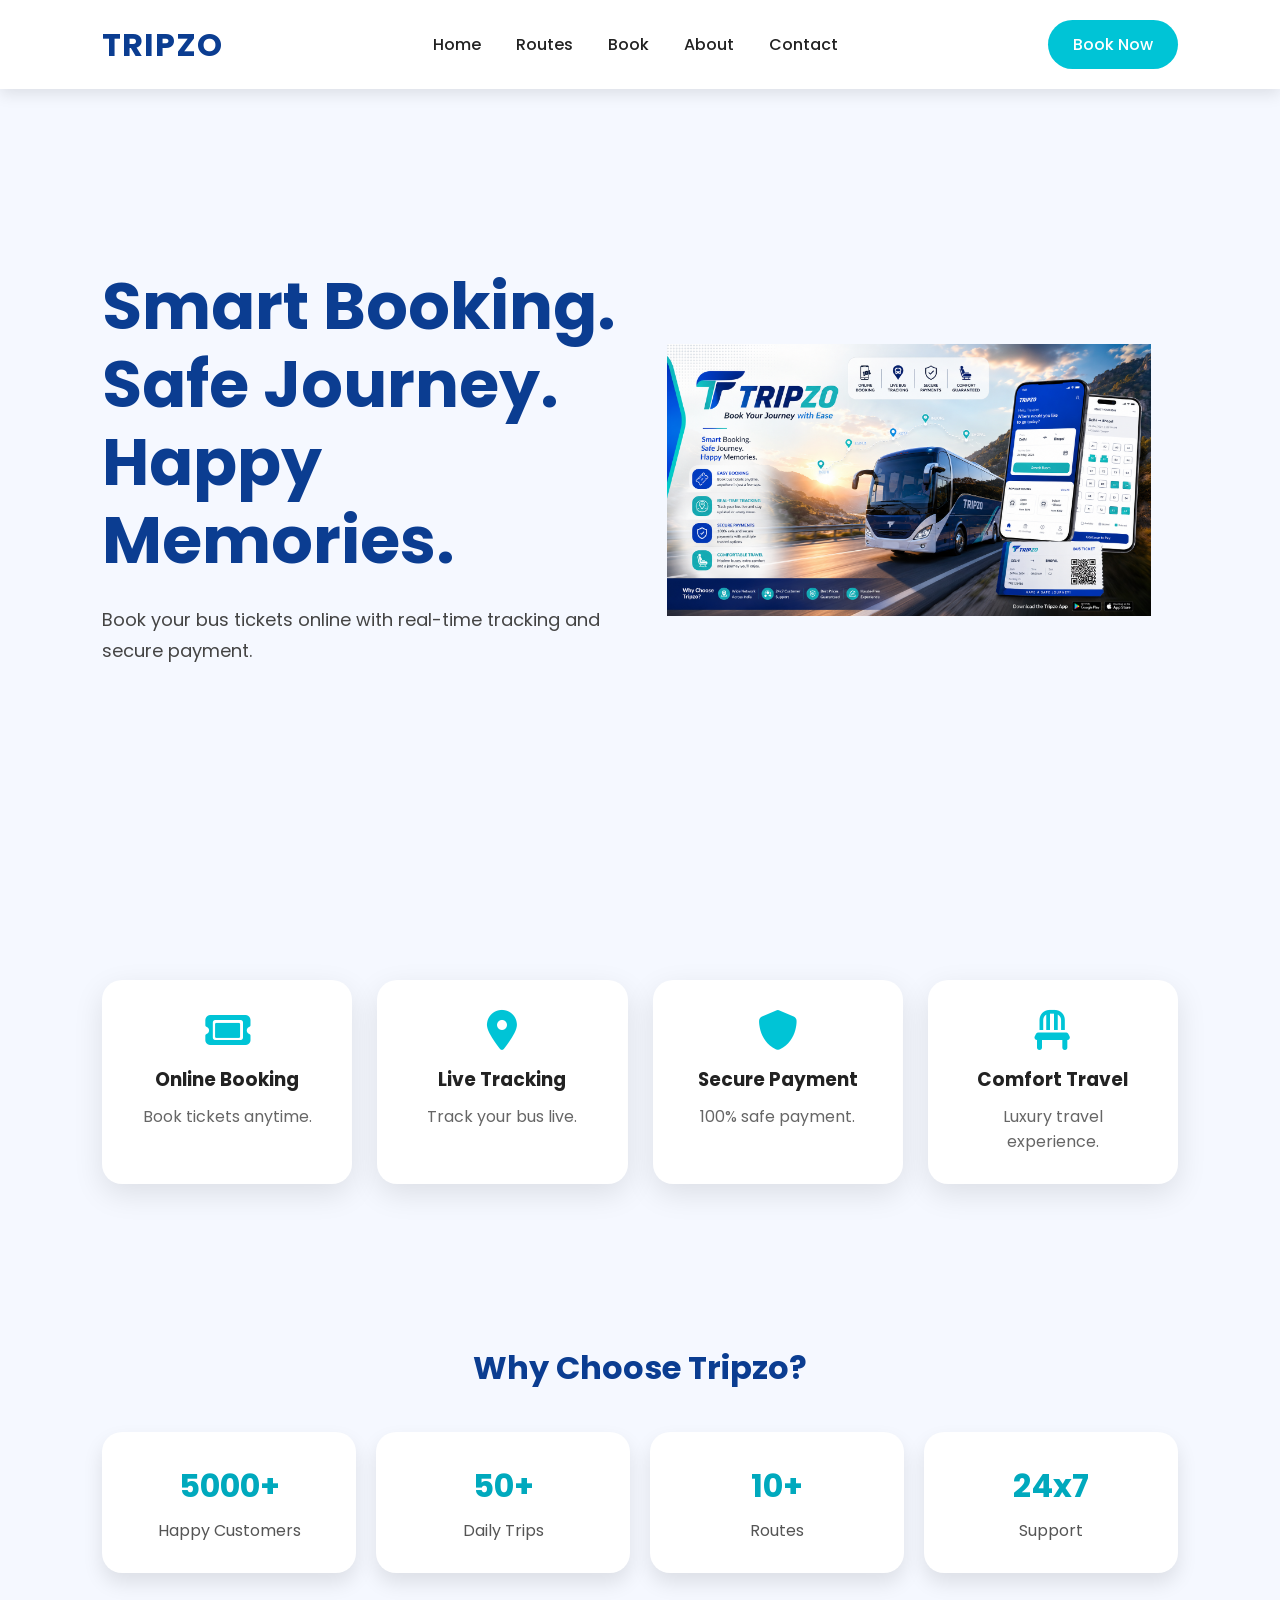
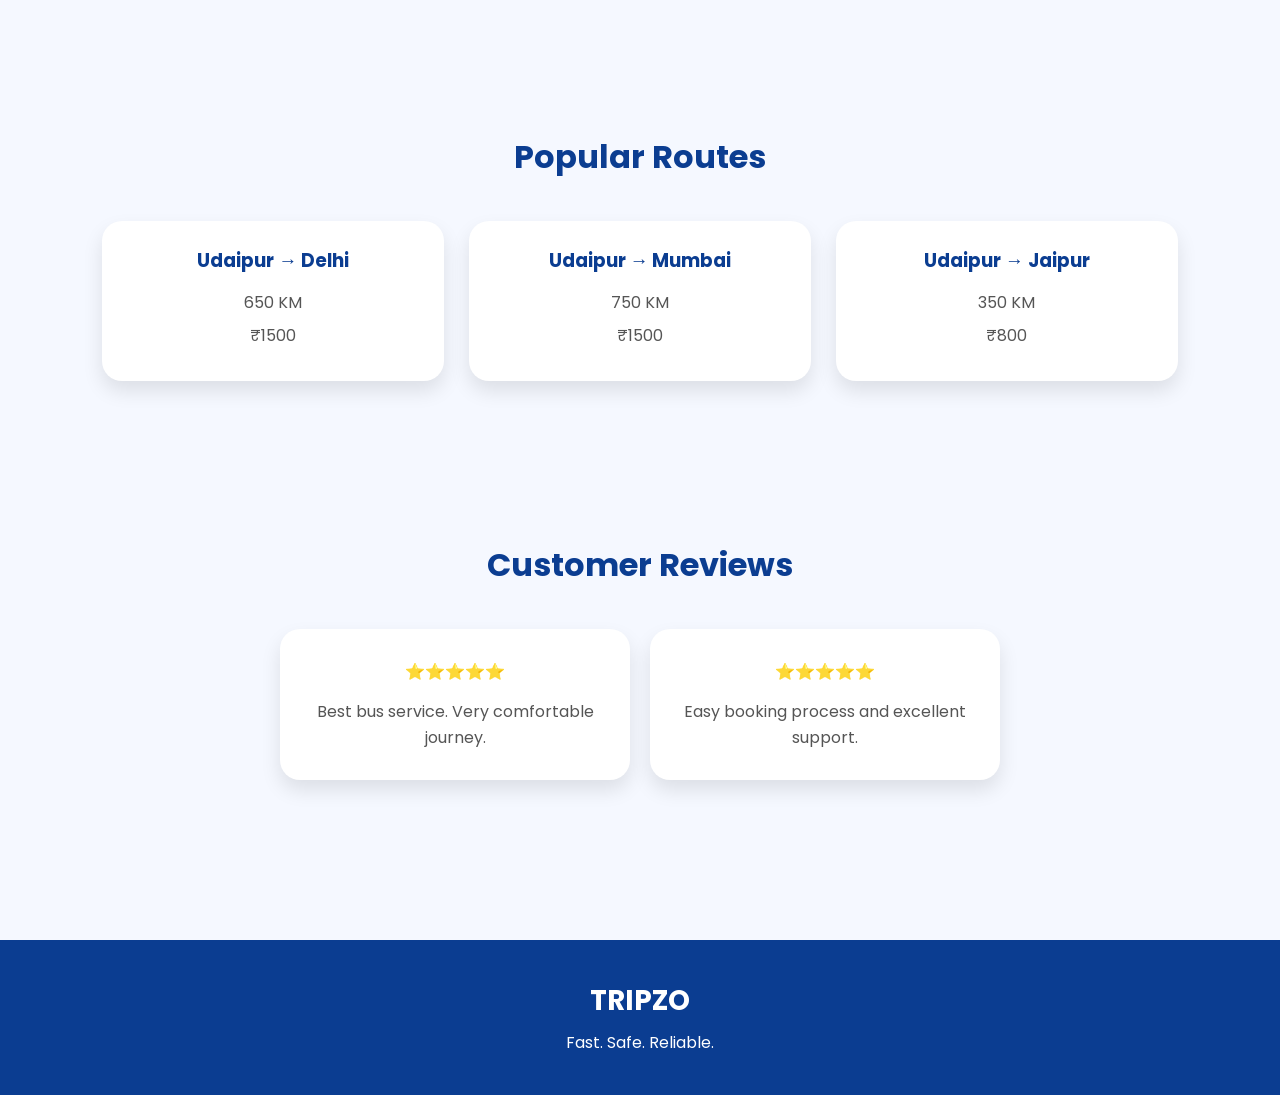
<file: index.html>
<!doctype html>
<html lang="en">
  <head>
    <meta charset="UTF-8" />
    <meta name="viewport" content="width=device-width, initial-scale=1.0" />

    <title>Tripzo Bus Booking</title>

    <link rel="stylesheet" href="Style.css" />

    <link
      href="https://fonts.googleapis.com/css2?family=Poppins:wght@300;400;500;600;700&display=swap"
      rel="stylesheet"
    />

    <link
      rel="stylesheet"
      href="https://cdnjs.cloudflare.com/ajax/libs/font-awesome/6.5.1/css/all.min.css"
    />
  </head>

  <body>
    <!-- NAVBAR -->
    <nav class="navbar">
      <div class="logo">TRIPZO</div>

      <ul class="nav-links">
        <li><a href="index.html">Home</a></li>
        <li><a href="routes.html">Routes</a></li>
        <li><a href="booking.html">Book</a></li>
        <li><a href="about.html">About</a></li>
        <li><a href="contact.html">Contact</a></li>
      </ul>

      <a href="booking.html" class="book-btn">Book Now</a>

      <div class="menu-btn" id="menuBtn">
        <i class="fa-solid fa-bars"></i>
      </div>
    </nav>

    <!-- HERO -->
    <section class="hero">
      <div class="hero-left">
        <h1>
          Smart Booking.
          <br />
          Safe Journey.
          <br />
          Happy Memories.
        </h1>

        <p>
          Book your bus tickets online with real-time tracking and secure
          payment.
        </p>
      </div>

      <div class="hero-right">
        <img src="bus.png" alt="Bus" />
      </div>
    </section>

    <!-- FEATURES -->
    <section class="features">
      <div class="feature-card">
        <i class="fa-solid fa-ticket"></i>
        <h3>Online Booking</h3>
        <p>Book tickets anytime.</p>
      </div>

      <div class="feature-card">
        <i class="fa-solid fa-location-dot"></i>
        <h3>Live Tracking</h3>
        <p>Track your bus live.</p>
      </div>

      <div class="feature-card">
        <i class="fa-solid fa-shield"></i>
        <h3>Secure Payment</h3>
        <p>100% safe payment.</p>
      </div>

      <div class="feature-card">
        <i class="fa-solid fa-chair"></i>
        <h3>Comfort Travel</h3>
        <p>Luxury travel experience.</p>
      </div>
    </section>

    <!-- WHY CHOOSE US -->
    <section class="why-us">
      <h2>Why Choose Tripzo?</h2>

      <div class="why-container">
        <div class="why-box">
          <h3>5000+</h3>
          <p>Happy Customers</p>
        </div>

        <div class="why-box">
          <h3>50+</h3>
          <p>Daily Trips</p>
        </div>

        <div class="why-box">
          <h3>10+</h3>
          <p>Routes</p>
        </div>

        <div class="why-box">
          <h3>24x7</h3>
          <p>Support</p>
        </div>
      </div>
    </section>

    <!-- ROUTES -->
    <section class="routes">
      <h2>Popular Routes</h2>

      <div class="route-container">
        <div class="route-card">
          <h3>Udaipur → Delhi</h3>
          <p>650 KM</p>
          <p>₹1500</p>
        </div>

        <div class="route-card">
          <h3>Udaipur → Mumbai</h3>
          <p>750 KM</p>
          <p>₹1500</p>
        </div>

        <div class="route-card">
          <h3>Udaipur → Jaipur</h3>
          <p>350 KM</p>
          <p>₹800</p>
        </div>
      </div>
    </section>

    <!-- TESTIMONIALS -->
    <section class="testimonials">
      <h2>Customer Reviews</h2>

      <div class="review-container">
        <div class="review">
          ⭐⭐⭐⭐⭐
          <p>Best bus service. Very comfortable journey.</p>
        </div>

        <div class="review">
          ⭐⭐⭐⭐⭐
          <p>Easy booking process and excellent support.</p>
        </div>
      </div>
    </section>

    <!-- FOOTER -->
    <footer>
      <h3>TRIPZO</h3>
      <p>Fast. Safe. Reliable.</p>
    </footer>

    <script src="script.js"></script>
  </body>
</html>
</file>
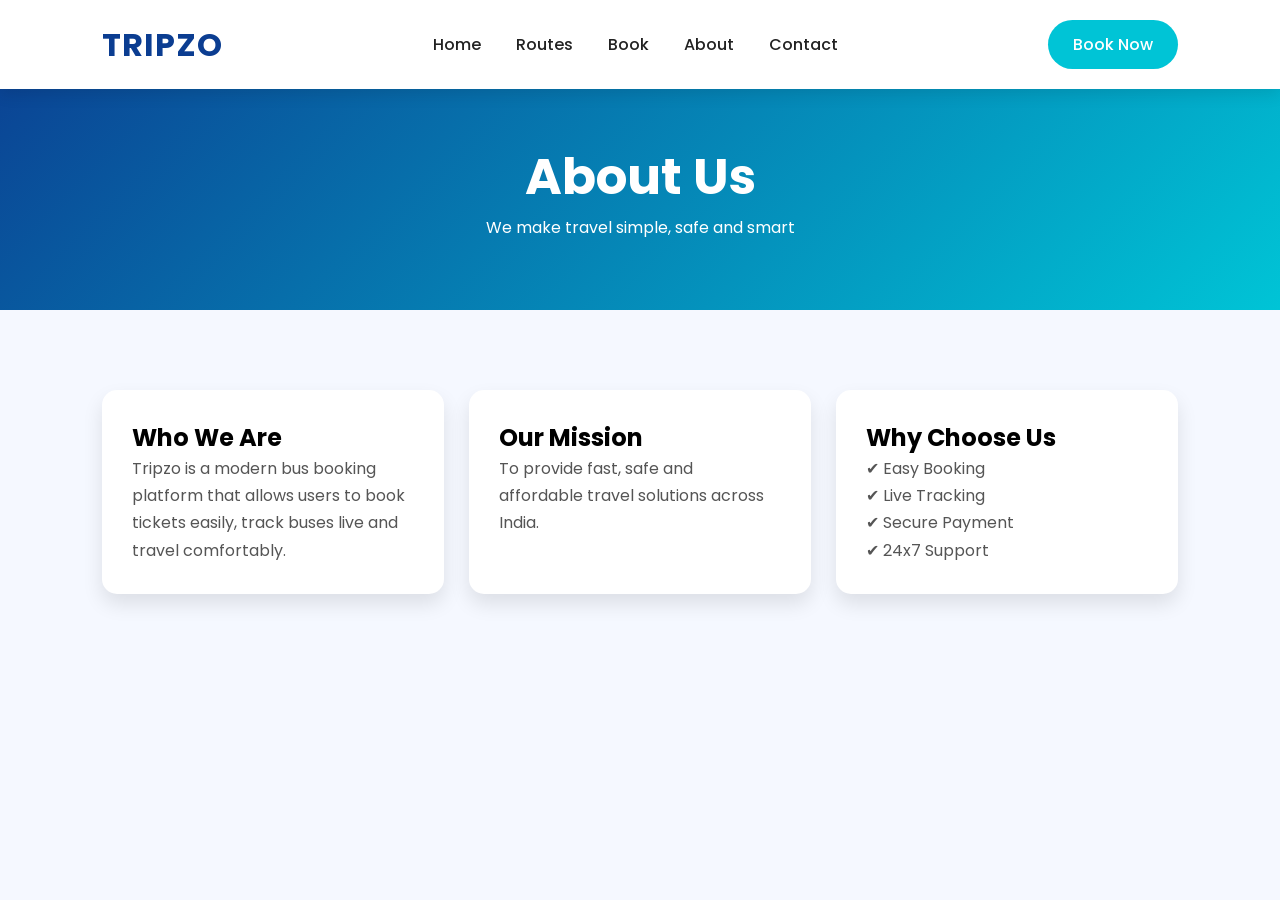
<file: about.html>
<!doctype html>
<html lang="en">
  <head>
    <meta charset="UTF-8" />
    <meta name="viewport" content="width=device-width, initial-scale=1.0" />

    <title>About - Tripzo</title>

    <link rel="stylesheet" href="Style.css" />

    <link
      href="https://fonts.googleapis.com/css2?family=Poppins:wght@300;400;500;600;700&display=swap"
      rel="stylesheet"
    />

    <link
      rel="stylesheet"
      href="https://cdnjs.cloudflare.com/ajax/libs/font-awesome/6.5.1/css/all.min.css"
    />
  </head>

  <body>
    <!-- NAVBAR -->
    <nav class="navbar">
      <div class="logo">TRIPZO</div>

      <ul class="nav-links">
        <li><a href="index.html">Home</a></li>
        <li><a href="routes.html">Routes</a></li>
        <li><a href="booking.html">Book</a></li>
        <li><a href="about.html">About</a></li>
        <li><a href="contact.html">Contact</a></li>
      </ul>

      <a href="booking.html" class="book-btn">Book Now</a>

      <div class="menu-btn" id="menuBtn">
        <i class="fa-solid fa-bars"></i>
      </div>
    </nav>

    <!-- HERO -->
    <section class="page-hero">
      <h1>About Us</h1>
      <p>We make travel simple, safe and smart</p>
    </section>

    <!-- CONTENT -->
    <section class="about-section">
      <div class="about-box">
        <h2>Who We Are</h2>
        <p>
          Tripzo is a modern bus booking platform that allows users to book
          tickets easily, track buses live and travel comfortably.
        </p>
      </div>

      <div class="about-box">
        <h2>Our Mission</h2>
        <p>
          To provide fast, safe and affordable travel solutions across India.
        </p>
      </div>

      <div class="about-box">
        <h2>Why Choose Us</h2>
        <p>
          ✔ Easy Booking <br />
          ✔ Live Tracking <br />
          ✔ Secure Payment <br />
          ✔ 24x7 Support
        </p>
      </div>
    </section>
    <script src="script.js"></script>
  </body>
</html>
</file>
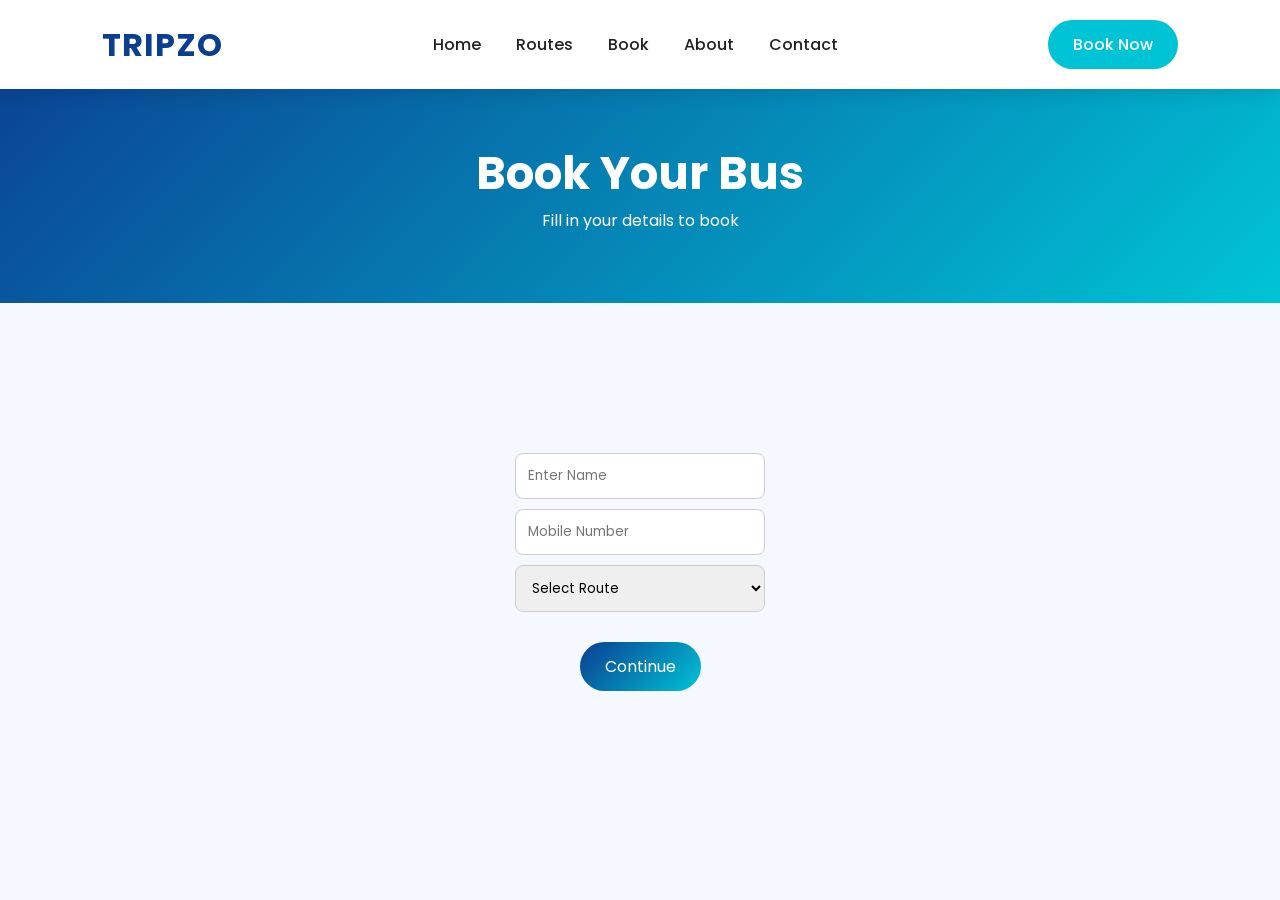
<file: booking.html>
<!doctype html>
<html lang="en">
  <head>
    <meta charset="UTF-8" />
    <meta name="viewport" content="width=device-width, initial-scale=1.0" />

    <title>Booking - Tripzo</title>

    <link rel="stylesheet" href="Style.css" />

    <link
      href="https://fonts.googleapis.com/css2?family=Poppins:wght@300;400;500;600;700&display=swap"
      rel="stylesheet"
    />

    <link
      rel="stylesheet"
      href="https://cdnjs.cloudflare.com/ajax/libs/font-awesome/6.5.1/css/all.min.css"
    />
  </head>

  <body>
    <!-- NAVBAR -->
    <nav class="navbar">
      <div class="logo">TRIPZO</div>

      <ul class="nav-links">
        <li><a href="index.html">Home</a></li>
        <li><a href="routes.html">Routes</a></li>
        <li><a href="booking.html">Book</a></li>
        <li><a href="about.html">About</a></li>
        <li><a href="contact.html">Contact</a></li>
      </ul>

      <a href="booking.html" class="book-btn">Book Now</a>

      <div class="menu-btn" id="menuBtn">
        <i class="fa-solid fa-bars"></i>
      </div>
    </nav>
    <!-- HERO -->
    <section class="booking-hero">
      <h1>Book Your Bus</h1>
      <p>Fill in your details to book</p>
    </section>
    <section class="booking">
      <input type="text" id="name" placeholder="Enter Name" />
      <input type="number" id="mobile" placeholder="Mobile Number" />

      <select id="route">
        <option value="">Select Route</option>
        <option value="Delhi → Jaipur" data-fare="499">Delhi → Jaipur</option>
        <option value="Delhi → Agra" data-fare="399">Delhi → Agra</option>
        <option value="Udaipur → Delhi" data-fare="1500">
          Udaipur → Delhi
        </option>
        <option value="Udaipur → Mumbai" data-fare="999">
          Udaipur → Mumbai
        </option>
        <option value="Udaipur → Indore" data-fare="1000">
          Udaipur → Indore
        </option>
        <option value="Udaipur → Agra" data-fare="399">Udaipur → Agra</option>
        <option value="Udaipur → Jaipur" data-fare="800">
          Udaipur → Jaipur
        </option>
        <option value="Jaipur → Indore" data-fare="1100">
          Jaipur → Indore
        </option>
        <option value="Mumbai → Udaipur" data-fare="999">
          Mumbai → Udaipur
        </option>
        <option value="Agra → Jaipur" data-fare="900">Agra → Jaipur</option>
        <option value="Jaipur → Agra" data-fare="900">Jaipur → Agra</option>
        <option value="Indore → Jaipur" data-fare="1100">
          Indore → Jaipur
        </option>
        <option value="Indore → Udaipur" data-fare="1000">
          Indore → Udaipur
        </option>
        <option value="Indore → Agra" data-fare="700">Indore → Agra</option>
        <option value="Indore → Delhi" data-fare="1200">Indore → Delhi</option>
        <option value="Agra → Indore" data-fare="700">Agra → Indore</option>
        <option value="Delhi → Indore" data-fare="1200">Delhi → Indore</option>
        <option value="Agra → Delhi" data-fare="399">Agra → Delhi</option>
        <option value="Jaipur → Delhi" data-fare="499">Jaipur → Delhi</option>
        <option value="Mumbai → Jaipur" data-fare="800">Mumbai → Jaipur</option>
        <option value="Mumbai → Indore" data-fare="1100">
          Mumbai → Indore
        </option>
        <option value="Delhi → Mumbai" data-fare="999">Delhi → Mumbai</option>
        <option value="Agra → Mumbai" data-fare="999">Agra → Mumbai</option>
        <option value="Jaipur → Mumbai" data-fare="800">Jaipur → Mumbai</option>
        <option value="Indore → Mumbai" data-fare="1100">
          Indore → Mumbai
        </option>
        <option value="Delhi → Udaipur" data-fare="1500">
          Delhi → Udaipur
        </option>
        <option value="Agra → Udaipur" data-fare="399">Agra → Udaipur</option>
        <option value="Jaipur → Udaipur" data-fare="800">
          Jaipur → Udaipur
        </option>
        <option value="Mumbai → Delhi" data-fare="999">Mumbai → Delhi</option>
        <option value="Mumbai → Agra" data-fare="999">Mumbai → Agra</option>
      </select>

      <button onclick="goToSeats()">Continue</button>
    </section>

    <script src="script.js"></script>
  </body>
</html>
</file>
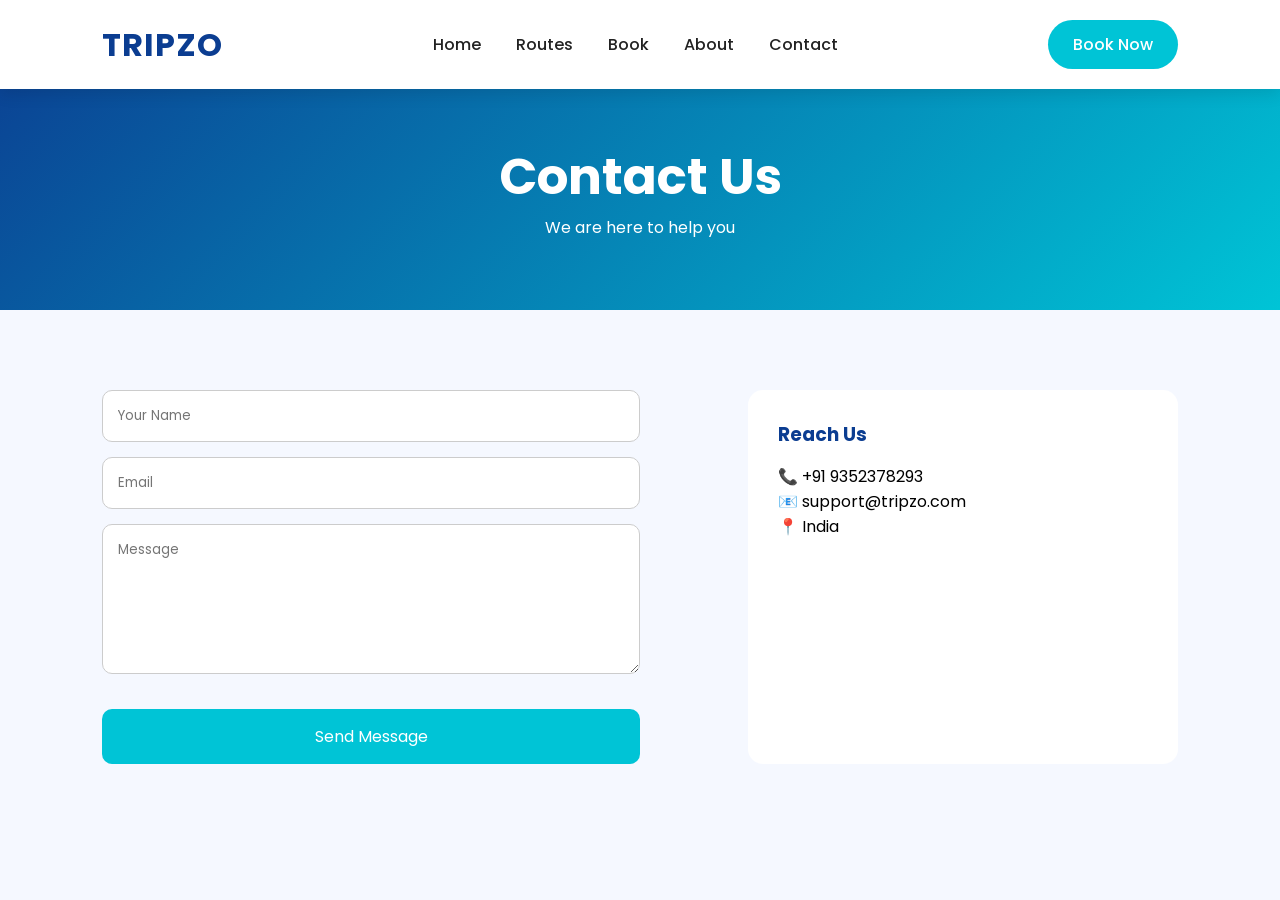
<file: contact.html>
<!doctype html>
<html lang="en">
  <head>
    <meta charset="UTF-8" />
    <meta name="viewport" content="width=device-width, initial-scale=1.0" />

    <title>Contact - Tripzo</title>

    <link rel="stylesheet" href="Style.css" />

    <link
      href="https://fonts.googleapis.com/css2?family=Poppins:wght@300;400;500;600;700&display=swap"
      rel="stylesheet"
    />

    <link
      rel="stylesheet"
      href="https://cdnjs.cloudflare.com/ajax/libs/font-awesome/6.5.1/css/all.min.css"
    />
  </head>

  <body>
    <!-- NAVBAR -->
    <nav class="navbar">
      <div class="logo">TRIPZO</div>

      <ul class="nav-links">
        <li><a href="index.html">Home</a></li>
        <li><a href="routes.html">Routes</a></li>
        <li><a href="booking.html">Book</a></li>
        <li><a href="about.html">About</a></li>
        <li><a href="contact.html">Contact</a></li>
      </ul>

      <a href="booking.html" class="book-btn">Book Now</a>

      <div class="menu-btn" id="menuBtn">
        <i class="fa-solid fa-bars"></i>
      </div>
    </nav>

    <!-- HERO -->
    <section class="page-hero">
      <h1>Contact Us</h1>
      <p>We are here to help you</p>
    </section>

    <!-- FORM -->
    <section class="contact-section">
      <div class="contact-form">
        <input type="text" placeholder="Your Name" />
        <input type="email" placeholder="Email" />
        <textarea placeholder="Message"></textarea>

        <button>Send Message</button>
      </div>

      <div class="contact-info">
        <h3>Reach Us</h3>
        <p>📞 +91 9352378293</p>
        <p>📧 support@tripzo.com</p>
        <p>📍 India</p>
      </div>
    </section>
    <script src="script.js"></script>
  </body>
</html>
</file>
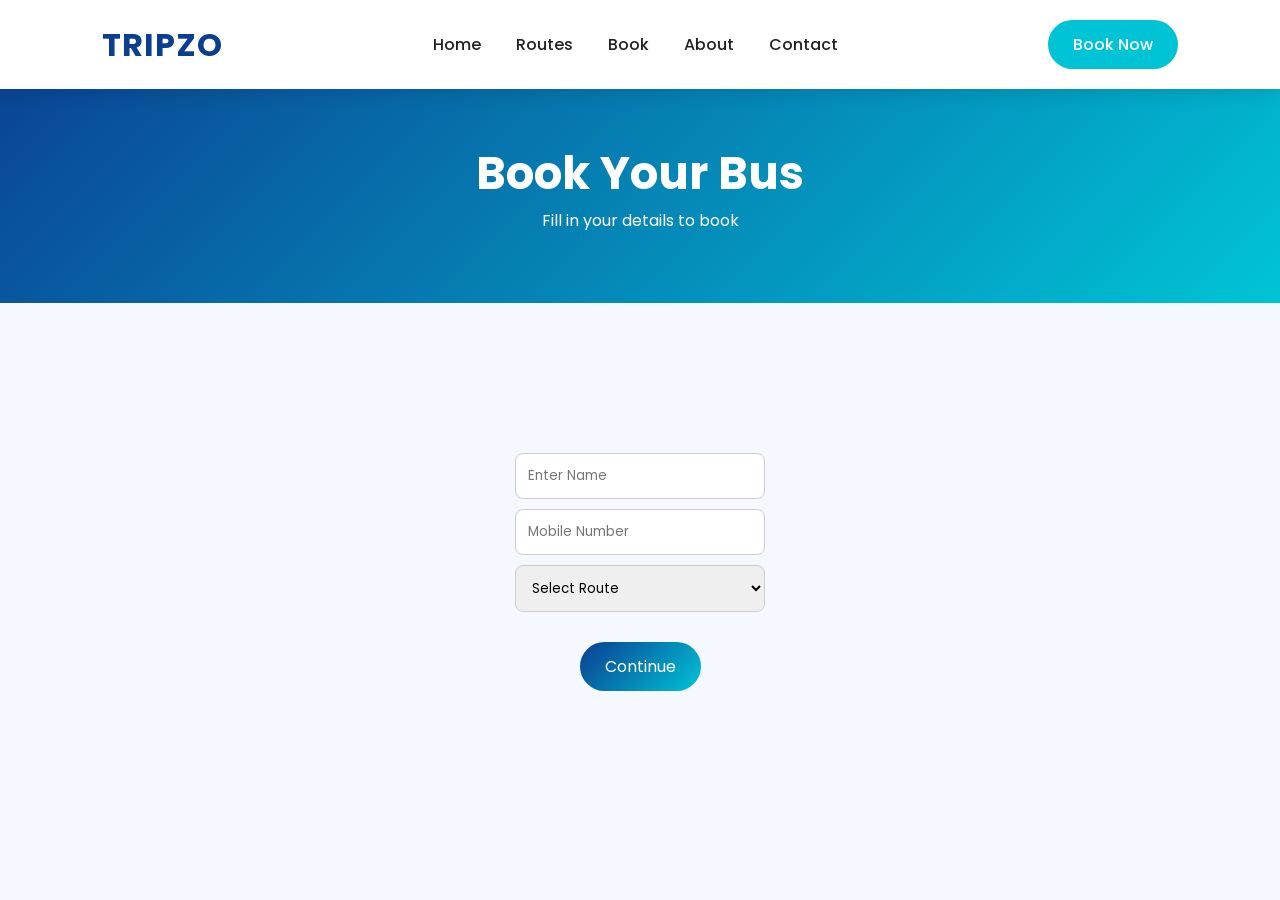
<file: payment.html>
<!doctype html>
<html lang="en">
  <head>
    <meta charset="UTF-8" />
    <meta name="viewport" content="width=device-width, initial-scale=1.0" />

    <title>Payment - Tripzo</title>

    <link rel="stylesheet" href="Style.css" />

    <link
      href="https://fonts.googleapis.com/css2?family=Poppins:wght@300;400;500;600;700&display=swap"
      rel="stylesheet"
    />

    <link
      rel="stylesheet"
      href="https://cdnjs.cloudflare.com/ajax/libs/font-awesome/6.5.1/css/all.min.css"
    />
  </head>
  <body>
    <div class="payment">
      <h1>TRIPZO Payment</h1>
      <h2>Scan QR to Pay</h2>

      <p id="details"></p>

      <img id="qr" width="250" height="250" alt="UPI QR" />

      <div id="success" style="display: none; color: green; font-weight: bold">
        Payment Successful 🎉
      </div>

      <button onclick="paid()">I Have Paid</button>
    </div>

    <script>
      let fare = localStorage.getItem("totalFare");
      let route = localStorage.getItem("route");
      let seat = localStorage.getItem("finalSeat");

      // safety check
      if (!fare || !route || !seat) {
        alert("Booking data missing!");
        window.location.href = "booking.html";
      }

      document.getElementById("details").innerText =
        route + " | Seat " + seat + " | ₹" + fare;

      const upiId = "9352378293@hdfc";

      const upiUrl = `upi://pay?pa=${upiId}&pn=TRIPZO&am=${fare}&cu=INR`;

      // DEBUG (important)
      console.log("UPI URL:", upiUrl);

      const qrImg = document.getElementById("qr");

      qrImg.src =
        "https://api.qrserver.com/v1/create-qr-code/?size=250x250&data=" +
        encodeURIComponent(upiUrl);

      qrImg.onerror = function () {
        alert("QR load failed. Check internet or API.");
      };

      function paid() {
        localStorage.setItem("paymentStatus", "done");

        document.getElementById("success").style.display = "block";

        setTimeout(() => {
          window.location.href = "ticket.html";
        }, 1500);
      }
    </script>
  </body>
</html>
</file>
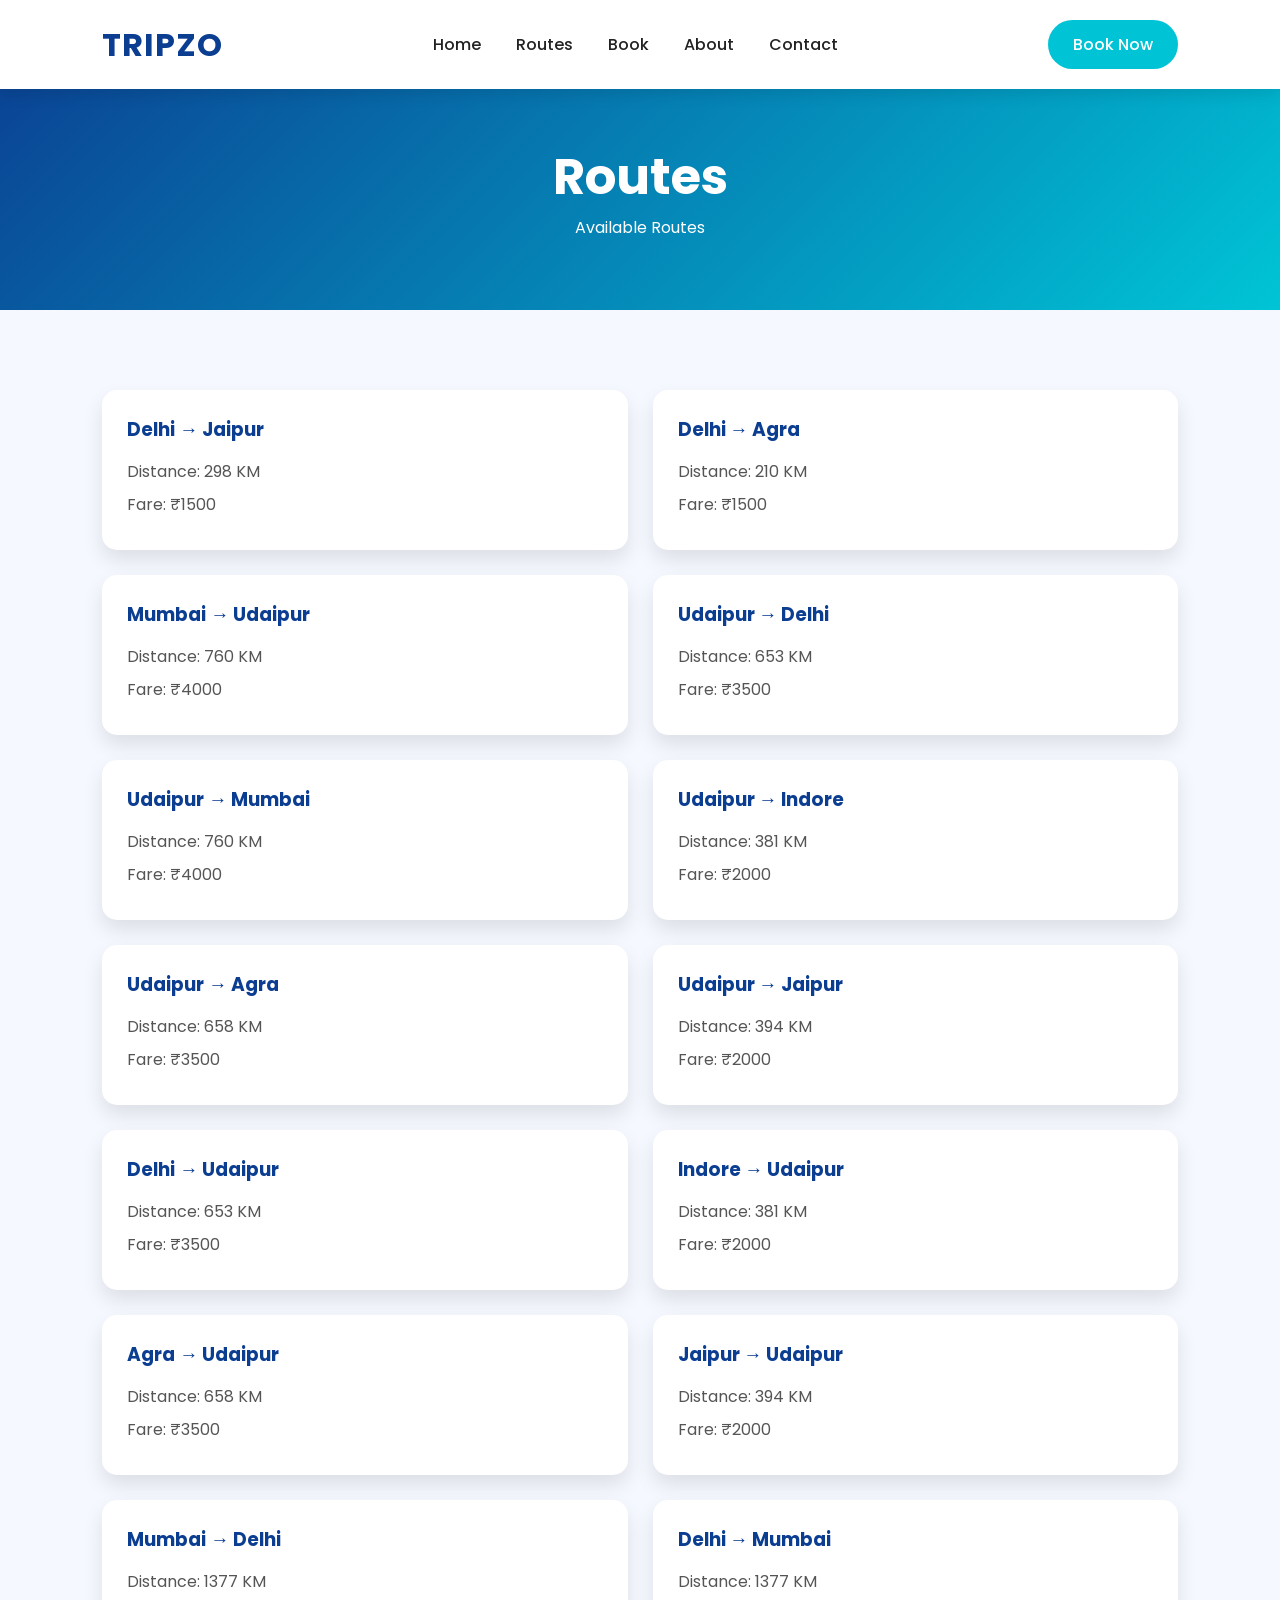
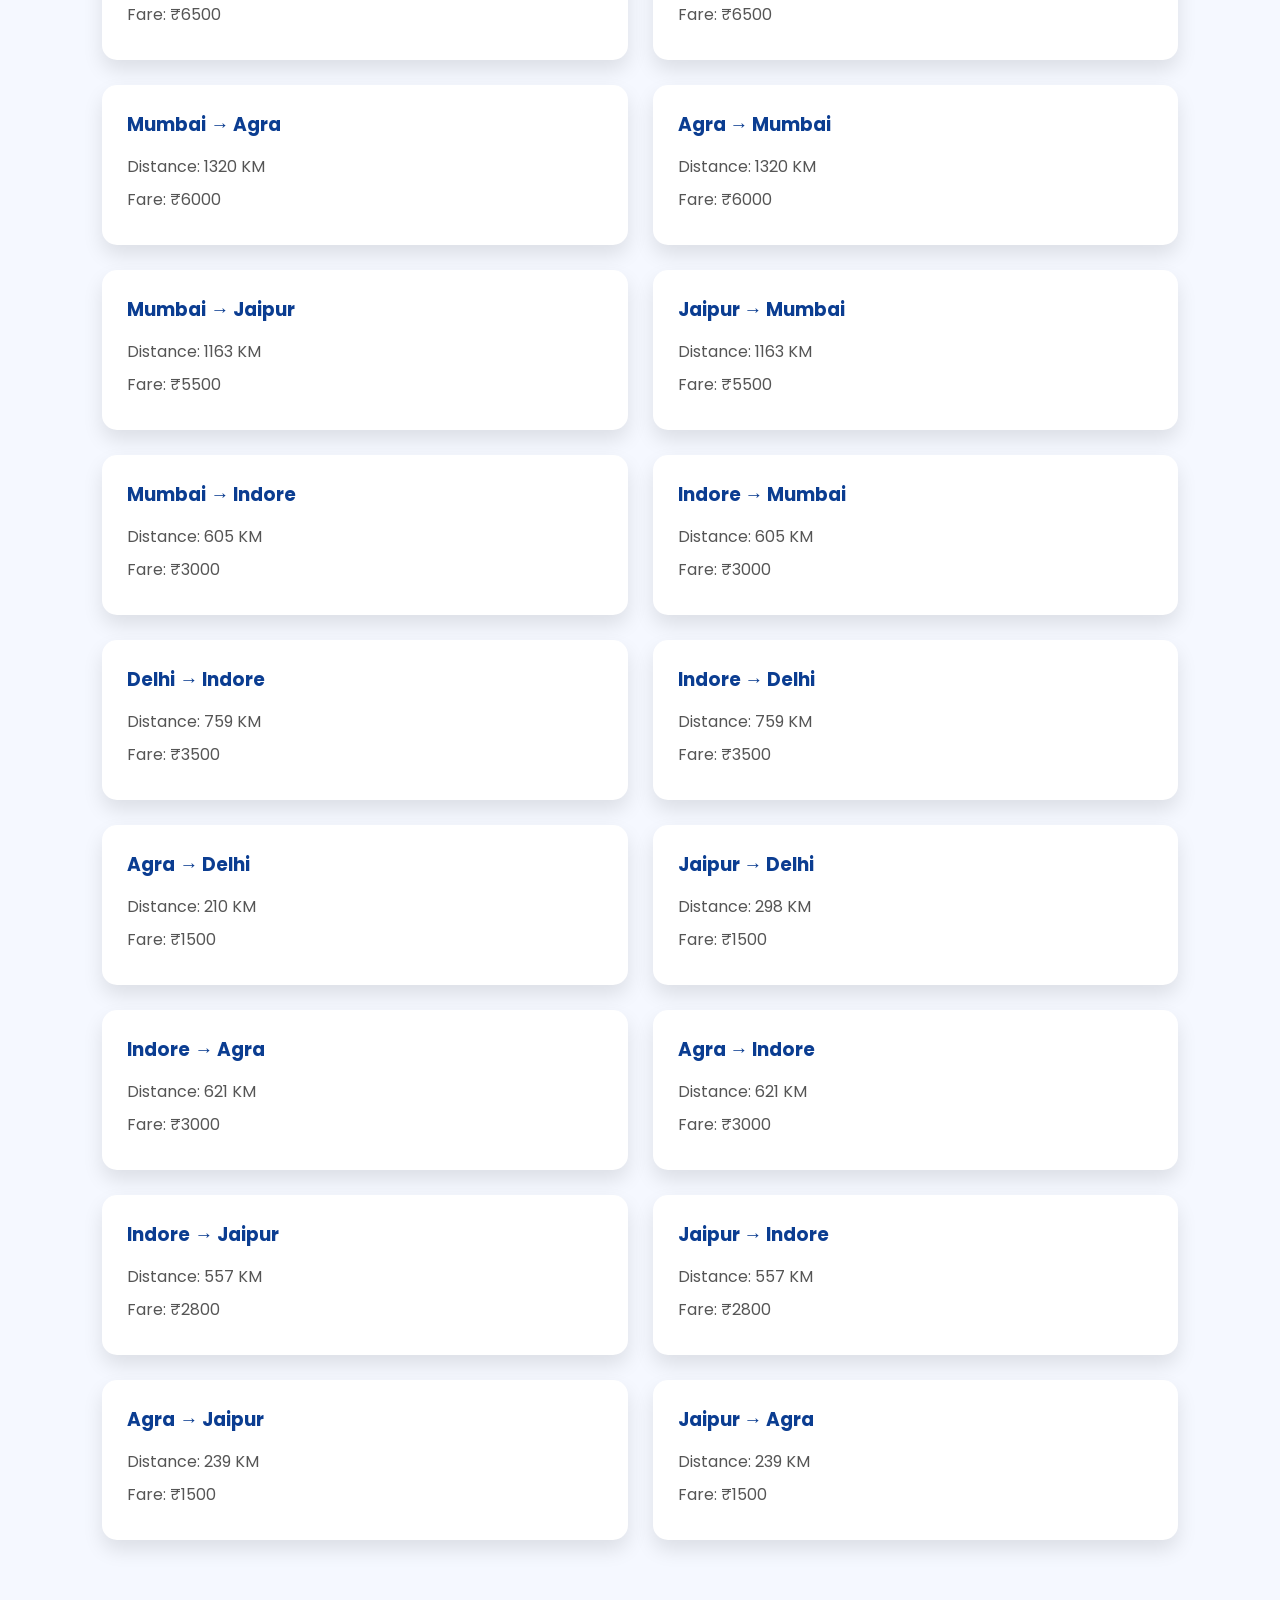
<file: routes.html>
<!doctype html>
<html lang="en">
  <head>
    <meta charset="UTF-8" />
    <meta name="viewport" content="width=device-width, initial-scale=1.0" />

    <title>Routes - Tripzo</title>

    <link rel="stylesheet" href="Style.css" />

    <link
      href="https://fonts.googleapis.com/css2?family=Poppins:wght@300;400;500;600;700&display=swap"
      rel="stylesheet"
    />

    <link
      rel="stylesheet"
      href="https://cdnjs.cloudflare.com/ajax/libs/font-awesome/6.5.1/css/all.min.css"
    />
  </head>

  <body>
    <!-- NAVBAR -->
    <nav class="navbar">
      <div class="logo">TRIPZO</div>

      <ul class="nav-links">
        <li><a href="index.html">Home</a></li>
        <li><a href="routes.html">Routes</a></li>
        <li><a href="booking.html">Book</a></li>
        <li><a href="about.html">About</a></li>
        <li><a href="contact.html">Contact</a></li>
      </ul>

      <a href="booking.html" class="book-btn">Book Now</a>

      <div class="menu-btn" id="menuBtn">
        <i class="fa-solid fa-bars"></i>
      </div>
    </nav>

    <!-- HERO -->
    <section class="page-hero">
      <h1>Routes</h1>
      <p>Available Routes</p>
    </section>

    <!-- ROUTES -->
    <section class="route-page">
      <div class="route-card">
        <h3>Delhi → Jaipur</h3>
        <p>Distance: 298 KM</p>
        <p>Fare: ₹1500</p>
      </div>

      <div class="route-card">
        <h3>Delhi → Agra</h3>
        <p>Distance: 210 KM</p>
        <p>Fare: ₹1500</p>
      </div>

      <div class="route-card">
        <h3>Mumbai → Udaipur</h3>
        <p>Distance: 760 KM</p>
        <p>Fare: ₹4000</p>
      </div>

      <div class="route-card">
        <h3>Udaipur → Delhi</h3>
        <p>Distance: 653 KM</p>
        <p>Fare: ₹3500</p>
      </div>

      <div class="route-card">
        <h3>Udaipur → Mumbai</h3>
        <p>Distance: 760 KM</p>
        <p>Fare: ₹4000</p>
      </div>

      <div class="route-card">
        <h3>Udaipur → Indore</h3>
        <p>Distance: 381 KM</p>
        <p>Fare: ₹2000</p>
      </div>

      <div class="route-card">
        <h3>Udaipur → Agra</h3>
        <p>Distance: 658 KM</p>
        <p>Fare: ₹3500</p>
      </div>

      <div class="route-card">
        <h3>Udaipur → Jaipur</h3>
        <p>Distance: 394 KM</p>
        <p>Fare: ₹2000</p>
      </div>

      <div class="route-card">
        <h3>Delhi → Udaipur</h3>
        <p>Distance: 653 KM</p>
        <p>Fare: ₹3500</p>
      </div>

      <div class="route-card">
        <h3>Indore → Udaipur</h3>
        <p>Distance: 381 KM</p>
        <p>Fare: ₹2000</p>
      </div>

      <div class="route-card">
        <h3>Agra → Udaipur</h3>
        <p>Distance: 658 KM</p>
        <p>Fare: ₹3500</p>
      </div>

      <div class="route-card">
        <h3>Jaipur → Udaipur</h3>
        <p>Distance: 394 KM</p>
        <p>Fare: ₹2000</p>
      </div>

      <div class="route-card">
        <h3>Mumbai → Delhi</h3>
        <p>Distance: 1377 KM</p>
        <p>Fare: ₹6500</p>
      </div>

      <div class="route-card">
        <h3>Delhi → Mumbai</h3>
        <p>Distance: 1377 KM</p>
        <p>Fare: ₹6500</p>
      </div>

      <div class="route-card">
        <h3>Mumbai → Agra</h3>
        <p>Distance: 1320 KM</p>
        <p>Fare: ₹6000</p>
      </div>

      <div class="route-card">
        <h3>Agra → Mumbai</h3>
        <p>Distance: 1320 KM</p>
        <p>Fare: ₹6000</p>
      </div>

      <div class="route-card">
        <h3>Mumbai → Jaipur</h3>
        <p>Distance: 1163 KM</p>
        <p>Fare: ₹5500</p>
      </div>

      <div class="route-card">
        <h3>Jaipur → Mumbai</h3>
        <p>Distance: 1163 KM</p>
        <p>Fare: ₹5500</p>
      </div>

      <div class="route-card">
        <h3>Mumbai → Indore</h3>
        <p>Distance: 605 KM</p>
        <p>Fare: ₹3000</p>
      </div>

      <div class="route-card">
        <h3>Indore → Mumbai</h3>
        <p>Distance: 605 KM</p>
        <p>Fare: ₹3000</p>
      </div>

      <div class="route-card">
        <h3>Delhi → Indore</h3>
        <p>Distance: 759 KM</p>
        <p>Fare: ₹3500</p>
      </div>

      <div class="route-card">
        <h3>Indore → Delhi</h3>
        <p>Distance: 759 KM</p>
        <p>Fare: ₹3500</p>
      </div>

      <div class="route-card">
        <h3>Agra → Delhi</h3>
        <p>Distance: 210 KM</p>
        <p>Fare: ₹1500</p>
      </div>

      <div class="route-card">
        <h3>Jaipur → Delhi</h3>
        <p>Distance: 298 KM</p>
        <p>Fare: ₹1500</p>
      </div>

      <div class="route-card">
        <h3>Indore → Agra</h3>
        <p>Distance: 621 KM</p>
        <p>Fare: ₹3000</p>
      </div>

      <div class="route-card">
        <h3>Agra → Indore</h3>
        <p>Distance: 621 KM</p>
        <p>Fare: ₹3000</p>
      </div>

      <div class="route-card">
        <h3>Indore → Jaipur</h3>
        <p>Distance: 557 KM</p>
        <p>Fare: ₹2800</p>
      </div>

      <div class="route-card">
        <h3>Jaipur → Indore</h3>
        <p>Distance: 557 KM</p>
        <p>Fare: ₹2800</p>
      </div>

      <div class="route-card">
        <h3>Agra → Jaipur</h3>
        <p>Distance: 239 KM</p>
        <p>Fare: ₹1500</p>
      </div>

      <div class="route-card">
        <h3>Jaipur → Agra</h3>
        <p>Distance: 239 KM</p>
        <p>Fare: ₹1500</p>
      </div>
    </section>
    <script src="script.js"></script>
  </body>
</html>
</file>
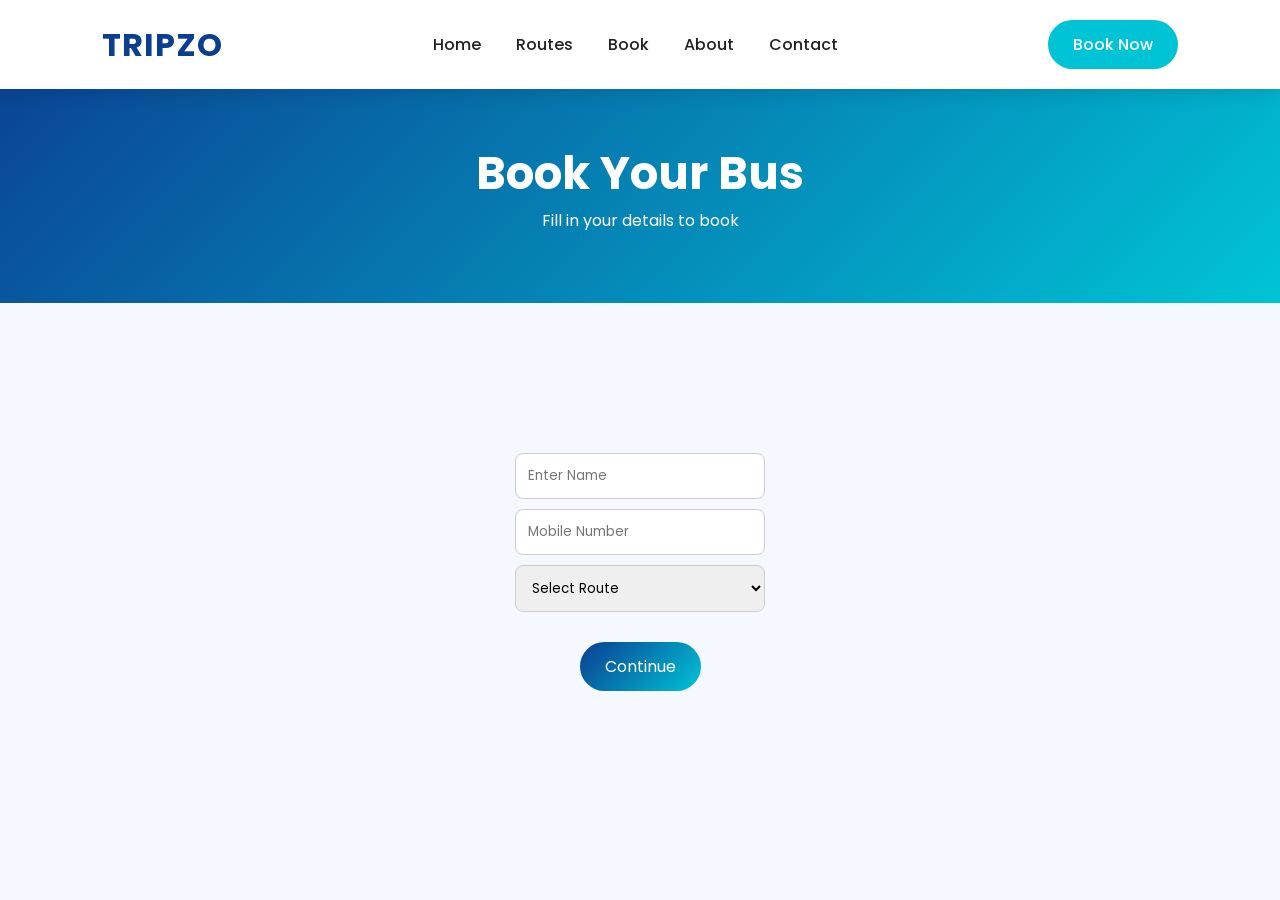
<file: seats.html>
<!doctype html>
<html lang="en">
  <head>
    <meta charset="UTF-8" />
    <meta name="viewport" content="width=device-width, initial-scale=1.0" />

    <title>Seats - Tripzo</title>

    <link rel="stylesheet" href="Style.css" />

    <link
      href="https://fonts.googleapis.com/css2?family=Poppins:wght@300;400;500;600;700&display=swap"
      rel="stylesheet"
    />

    <link
      rel="stylesheet"
      href="https://cdnjs.cloudflare.com/ajax/libs/font-awesome/6.5.1/css/all.min.css"
    />
  </head>
  <body>
    <nav class="navbar">
      <div class="logo">TRIPZO</div>
    </nav>

    <section class="seat-section">
      <h1>Select Your Seat</h1>

      <div class="bus-layout" id="busLayout"></div>

      <button onclick="confirmBooking()">Confirm Booking</button>
    </section>

    <script src="script.js"></script>
  </body>
</html>
</file>
<file: Style.css>
/* =========================================================
   TRIPZO BUS BOOKING WEBSITE
   COMPLETE RESPONSIVE CSS
========================================================= */


/* =========================
   RESET
========================= */

* {
  margin: 0;
  padding: 0;
  box-sizing: border-box;
  font-family: "Poppins", sans-serif;
}

html {
  scroll-behavior: smooth;
}

body {
  margin: 0;
  padding: 0;
  min-height: 100vh;
  background: #f5f8ff;
  overflow-x: hidden;
  font-family: "Segoe UI", sans-serif;
}

img {
  max-width: 100%;
  display: block;
}

button,
input,
select,
textarea {
  font-family: inherit;
}


/* =========================
   NAVBAR
========================= */

.navbar {
  width: 100%;
  padding: 20px 8%;
  display: flex;
  justify-content: space-between;
  align-items: center;
  background: white;
  position: fixed;
  top: 0;
  left: 0;
  z-index: 1000;
  box-shadow: 0 5px 15px rgba(0, 0, 0, 0.1);
}

.logo {
  font-size: 32px;
  font-weight: 700;
  color: #0b3d91;
  letter-spacing: 1px;
}

.nav-links {
  display: flex;
  list-style: none;
  gap: 35px;
  align-items: center;
}

.nav-links a {
  text-decoration: none;
  color: #222;
  font-weight: 500;
  transition: 0.3s;
}

.nav-links a:hover {
  color: #00a9bd;
}

.book-btn {
  background: #00c4d6;
  padding: 12px 25px;
  border-radius: 30px;
  color: white;
  text-decoration: none;
  transition: 0.3s;
  font-weight: 500;
}

.book-btn:hover {
  background: #0b3d91;
  transform: translateY(-2px);
}

.menu-btn {
  display: none;
  font-size: 28px;
  cursor: pointer;
  color: #0b3d91;
}


/* =========================
   HERO
========================= */

.hero {
  min-height: 100vh;
  display: flex;
  justify-content: space-between;
  align-items: center;
  padding: 120px 8% 60px;
}

.hero-left {
  width: 50%;
}

.hero-left h1 {
  font-size: 65px;
  color: #0b3d91;
  line-height: 1.2;
}

.hero-left p {
  margin: 25px 0;
  font-size: 18px;
  color: #444;
  line-height: 1.7;
}

.hero-left button {
  padding: 15px 30px;
  background: #00c4d6;
  border: none;
  color: white;
  border-radius: 30px;
  cursor: pointer;
  font-size: 16px;
  transition: 0.3s;
}

.hero-left button:hover {
  background: #0b3d91;
  transform: translateY(-3px);
}

.hero-right {
  width: 50%;
  text-align: center;
}

.hero-right img {
  width: 90%;
  margin: auto;
  animation: floatBus 3s infinite ease-in-out;
}

@keyframes floatBus {
  0% {
    transform: translateY(0);
  }

  50% {
    transform: translateY(-20px);
  }

  100% {
    transform: translateY(0);
  }
}


/* =========================
   FEATURES
========================= */

.features {
  display: grid;
  grid-template-columns: repeat(4, 1fr);
  gap: 25px;
  padding: 80px 8%;
}

.feature-card {
  background: white;
  padding: 30px;
  border-radius: 20px;
  text-align: center;
  box-shadow: 0 10px 30px rgba(0, 0, 0, 0.1);
  transition: 0.3s;
}

.feature-card:hover {
  transform: translateY(-8px);
}

.feature-card i {
  font-size: 40px;
  color: #00c4d6;
  margin-bottom: 15px;
}

.feature-card h3 {
  margin-bottom: 10px;
  color: #222;
}

.feature-card p {
  color: #666;
}


/* =========================
   WHY CHOOSE US
========================= */

.why-us {
  padding: 80px 8%;
  text-align: center;
}

.why-us h2 {
  color: #0b3d91;
  font-size: 32px;
}

.why-container {
  display: grid;
  grid-template-columns: repeat(4, 1fr);
  gap: 20px;
  margin-top: 40px;
}

.why-box {
  background: white;
  padding: 30px;
  border-radius: 20px;
  box-shadow: 0 10px 20px rgba(0, 0, 0, 0.1);
  transition: 0.3s;
}

.why-box:hover {
  transform: translateY(-5px);
}

.why-box h3 {
  font-size: 32px;
  color: #00a9bd;
  margin-bottom: 8px;
}

.why-box p {
  color: #555;
}


/* =========================
   ROUTES
========================= */

.routes {
  padding: 80px 8%;
  text-align: center;
}

.routes h2 {
  color: #0b3d91;
  font-size: 32px;
}

.route-container {
  display: grid;
  grid-template-columns: repeat(3, 1fr);
  gap: 25px;
  margin-top: 40px;
}

.route-card {
  background: white;
  padding: 25px;
  border-radius: 20px;
  box-shadow: 0 10px 20px rgba(0, 0, 0, 0.1);
  transition: 0.3s;
}

.route-card:hover {
  transform: translateY(-10px);
}

.route-card h3 {
  color: #0b3d91;
  margin-bottom: 15px;
}

.route-card p {
  color: #555;
  margin: 8px 0;
}


/* =========================
   TESTIMONIALS
========================= */

.testimonials {
  padding: 80px 8%;
  text-align: center;
}

.testimonials h2 {
  color: #0b3d91;
  font-size: 32px;
}

.review-container {
  display: flex;
  gap: 20px;
  justify-content: center;
  margin-top: 40px;
}

.review {
  width: 350px;
  background: white;
  padding: 30px;
  border-radius: 20px;
  box-shadow: 0 10px 20px rgba(0, 0, 0, 0.1);
}

.review p {
  margin-top: 15px;
  color: #555;
  line-height: 1.6;
}


/* =========================
   FOOTER
========================= */

footer {
  background: #0b3d91;
  color: white;
  text-align: center;
  padding: 40px;
  margin-top: 80px;
}

footer h3 {
  font-size: 28px;
  margin-bottom: 8px;
}


/* =========================
   PAGE HERO
========================= */

.page-hero {
  padding: 140px 8% 70px;
  text-align: center;
  background: linear-gradient(135deg, #0b3d91, #00c4d6);
  color: white;
}

.page-hero h1 {
  font-size: 50px;
}


/* =========================
   ABOUT
========================= */

.about-section {
  display: grid;
  grid-template-columns: repeat(3, 1fr);
  gap: 25px;
  padding: 80px 8%;
}

.about-box {
  background: white;
  padding: 30px;
  border-radius: 15px;
  box-shadow: 0 10px 20px rgba(0, 0, 0, 0.1);
}

.about-box h3 {
  color: #0b3d91;
  margin-bottom: 15px;
}

.about-box p {
  color: #555;
  line-height: 1.7;
}


/* =========================
   ROUTE PAGE
========================= */

.route-page {
  display: grid;
  grid-template-columns: repeat(2, 1fr);
  gap: 25px;
  padding: 80px 8%;
}

.route-page > div {
  background: white;
  padding: 25px;
  border-radius: 15px;
  box-shadow: 0 10px 20px rgba(0, 0, 0, 0.1);
}


/* =========================
   CONTACT
========================= */

.contact-section {
  display: flex;
  justify-content: space-between;
  gap: 40px;
  padding: 80px 8%;
}

.contact-form {
  width: 50%;
  display: flex;
  flex-direction: column;
  gap: 15px;
}

.contact-form input,
.contact-form textarea {
  padding: 15px;
  border: 1px solid #ccc;
  border-radius: 10px;
  outline: none;
  width: 100%;
}

.contact-form input:focus,
.contact-form textarea:focus {
  border-color: #00c4d6;
}

.contact-form textarea {
  min-height: 150px;
  resize: vertical;
}

.contact-form button {
  padding: 15px;
  background: #00c4d6;
  border: none;
  color: white;
  border-radius: 10px;
  cursor: pointer;
}

.contact-info {
  width: 40%;
  background: white;
  padding: 30px;
  border-radius: 15px;
}

.contact-info h3 {
  color: #0b3d91;
  margin-bottom: 15px;
}


/* =========================
   BOOKING
========================= */

.booking {
  padding: 140px 20px 70px;
  text-align: center;
}

.booking h1 {
  color: #0b3d91;
  margin-bottom: 25px;
}

.booking input,
.booking select {
  display: block;
  margin: 10px auto;
  padding: 12px;
  width: 250px;
  border: 1px solid #ccc;
  border-radius: 8px;
  outline: none;
}

.booking input:focus,
.booking select:focus {
  border-color: #00c4d6;
}


/* =========================
   BOOKING HERO
========================= */

.booking-hero {
  padding: 140px 8% 70px;
  text-align: center;
  background: linear-gradient(135deg, #0b3d91, #00c4d6);
  color: white;
}

.booking-hero h1 {
  font-size: 45px;
}


/* =========================
   SEAT SECTION
========================= */

.seat-section {
  text-align: center;
  padding: 140px 20px 60px;
}

.seat-section h1,
.seat-section h2 {
  color: #0b3d91;
}

.bus-layout {
  display: grid;
  grid-template-columns: repeat(6, 1fr);
  gap: 10px;
  width: 300px;
  margin: 30px auto;
}

.seat {
  padding: 10px 5px;
  background: #00c4d6;
  color: white;
  border-radius: 5px;
  cursor: pointer;
  user-select: none;
  transition: 0.2s;
}

.seat:hover {
  transform: scale(1.05);
}

.seat.selected {
  background: orange;
}

.seat.booked {
  background: red;
  cursor: not-allowed;
  opacity: 0.7;
}


/* =========================
   PAYMENT
========================= */

.payment {
  background: white;
  width: 420px;
  max-width: calc(100% - 30px);
  padding: 30px;
  border-radius: 20px;
  text-align: center;
  box-shadow: 0 20px 40px rgba(0, 0, 0, 0.2);
  margin: 140px auto 30px;
}

.payment h2 {
  color: #0b3d91;
  margin-bottom: 20px;
  font-size: 26px;
}

#details {
  font-size: 16px;
  color: #333;
  margin-bottom: 20px;
  font-weight: 500;
}

#qr {
  border-radius: 12px;
  padding: 10px;
  background: #f9f9f9;
  box-shadow: 0 8px 20px rgba(0, 0, 0, 0.1);
  max-width: 100%;
}


/* =========================
   GENERAL BUTTON
========================= */

button {
  margin-top: 20px;
  padding: 12px 25px;
  border: none;
  border-radius: 50px;
  background: linear-gradient(135deg, #0b3d91, #00c4d6);
  color: white;
  font-size: 16px;
  cursor: pointer;
  transition: 0.3s;
}

button:hover {
  transform: translateY(-3px);
  box-shadow: 0 10px 20px rgba(0, 0, 0, 0.2);
}


/* =========================
   TICKET
========================= */

.ticket {
  width: 500px;
  max-width: calc(100% - 30px);
  margin: 140px auto 20px;
  background: white;
  border-radius: 20px;
  overflow: hidden;
  box-shadow: 0 20px 40px rgba(0, 0, 0, 0.25);
  position: relative;
}

.ticket::before {
  content: "";
  position: absolute;
  top: 0;
  left: 0;
  height: 6px;
  width: 100%;
  background: linear-gradient(90deg, #00c4d6, #0b3d91);
}

.ticket-header {
  background: linear-gradient(135deg, #0d6efd, #4facfe);
  color: white;
  text-align: center;
  padding: 30px;
}

.ticket-header h1 {
  margin: 0;
  font-size: 34px;
  letter-spacing: 2px;
}

.ticket-body {
  padding: 25px;
}

.row {
  display: flex;
  justify-content: space-between;
  gap: 15px;
  padding: 15px 0;
  border-bottom: 1px dashed #ddd;
}

.row span {
  color: #666;
}

.row strong {
  color: #111;
  text-align: right;
}

.ticket-footer {
  text-align: center;
  background: #f8f9fa;
  padding: 18px;
  font-weight: 600;
  color: #555;
}


/* =========================
   TICKET BUTTONS
========================= */

.btns {
  margin-top: 25px;
  text-align: center;
}

.btns button {
  border: none;
  padding: 14px 28px;
  margin: 8px;
  border-radius: 50px;
  font-size: 16px;
  font-weight: 600;
  cursor: pointer;
  transition: 0.3s;
}

.btns button:first-child {
  background: linear-gradient(135deg, #00c853, #64dd17);
  color: white;
}

.btns button:last-child {
  background: linear-gradient(135deg, #ff6f00, #ffb300);
  color: white;
}

.btns button:hover {
  transform: translateY(-3px);
  box-shadow: 0 8px 20px rgba(0, 0, 0, 0.25);
}


/* =========================
   JOURNEY
========================= */

.journey {
  margin-top: 20px;
  text-align: center;
  padding: 12px;
  background: #eef7ff;
  border-radius: 10px;
  color: #0d6efd;
  font-weight: 600;
}


/* =========================================================
   TABLET
   901px AND BELOW
========================================================= */

@media (max-width: 900px) {

  /* NAVBAR */

  .navbar {
    padding: 15px 25px;
  }

  .nav-links {
    display: none;
    position: absolute;
    top: 100%;
    left: 0;
    width: 100%;
    background: white;
    flex-direction: column;
    align-items: center;
    gap: 0;
    padding: 10px 0 25px;
    box-shadow: 0 8px 20px rgba(0, 0, 0, 0.12);
  }

  .nav-links.active {
    display: flex;
  }

  .nav-links li {
    width: 100%;
    text-align: center;
  }

  .nav-links a {
    display: block;
    padding: 12px;
  }

  .book-btn {
    display: none;
  }

  .menu-btn {
    display: block;
  }


  /* HERO */

  .hero {
    flex-direction: column;
    text-align: center;
    padding: 120px 30px 60px;
  }

  .hero-left,
  .hero-right {
    width: 100%;
  }

  .hero-left h1 {
    font-size: 48px;
  }

  .hero-left p {
    font-size: 16px;
  }

  .hero-right {
    margin-top: 35px;
  }

  .hero-right img {
    width: 80%;
    max-width: 450px;
    margin: auto;
  }


  /* FEATURES */

  .features {
    grid-template-columns: 1fr 1fr;
    padding: 60px 30px;
    gap: 20px;
  }


  /* WHY */

  .why-us {
    padding: 60px 30px;
  }

  .why-container {
    grid-template-columns: 1fr 1fr;
    gap: 20px;
  }


  /* ROUTES */

  .routes {
    padding: 60px 30px;
  }

  .route-container {
    grid-template-columns: 1fr;
    max-width: 500px;
    margin: 40px auto 0;
  }


  /* REVIEWS */

  .testimonials {
    padding: 60px 30px;
  }

  .review-container {
    flex-direction: column;
    align-items: center;
  }

  .review {
    width: 100%;
    max-width: 450px;
  }


  /* ABOUT */

  .about-section {
    grid-template-columns: 1fr;
    padding: 60px 30px;
  }


  /* ROUTE PAGE */

  .route-page {
    grid-template-columns: 1fr;
    padding: 60px 30px;
  }


  /* CONTACT */

  .contact-section {
    flex-direction: column;
    padding: 60px 30px;
  }

  .contact-form,
  .contact-info {
    width: 100%;
  }


  /* PAGE HERO */

  .page-hero {
    padding: 120px 30px 60px;
  }

  .page-hero h1 {
    font-size: 42px;
  }


  /* BOOKING */

  .booking {
    padding: 120px 25px 60px;
  }


  /* SEATS */

  .seat-section {
    padding: 120px 20px 60px;
  }
}


/* =========================================================
   MOBILE
   600px AND BELOW
========================================================= */

@media (max-width: 600px) {

  /* NAVBAR */

  .navbar {
    padding: 14px 18px;
  }

  .logo {
    font-size: 26px;
  }

  .menu-btn {
    font-size: 25px;
  }


  /* HERO */

  .hero {
    padding: 110px 20px 50px;
  }

  .hero-left h1 {
    font-size: 36px;
    line-height: 1.2;
  }

  .hero-left p {
    font-size: 14px;
    line-height: 1.6;
    margin: 18px 0;
  }

  .hero-left button {
    padding: 13px 25px;
  }

  .hero-right {
    margin-top: 25px;
  }

  .hero-right img {
    width: 100%;
    max-width: 350px;
  }


  /* FEATURES */

  .features {
    grid-template-columns: 1fr;
    padding: 45px 20px;
    gap: 15px;
  }

  .feature-card {
    padding: 25px 20px;
  }


  /* WHY */

  .why-us {
    padding: 45px 20px;
  }

  .why-us h2,
  .routes h2,
  .testimonials h2 {
    font-size: 27px;
  }

  .why-container {
    grid-template-columns: 1fr 1fr;
    gap: 12px;
    margin-top: 25px;
  }

  .why-box {
    padding: 20px 10px;
  }

  .why-box h3 {
    font-size: 25px;
  }

  .why-box p {
    font-size: 13px;
  }


  /* ROUTES */

  .routes {
    padding: 45px 20px;
  }

  .route-container {
    margin-top: 25px;
  }

  .route-card {
    padding: 22px 15px;
  }


  /* REVIEWS */

  .testimonials {
    padding: 45px 20px;
  }

  .review {
    padding: 25px 20px;
  }


  /* FOOTER */

  footer {
    padding: 30px 20px;
    margin-top: 50px;
  }


  /* PAGE HERO */

  .page-hero {
    padding: 110px 20px 50px;
  }

  .page-hero h1 {
    font-size: 34px;
  }


  /* BOOKING HERO */

  .booking-hero {
    padding: 110px 20px 50px;
  }

  .booking-hero h1 {
    font-size: 34px;
  }


  /* ABOUT */

  .about-section {
    padding: 45px 20px;
    gap: 15px;
  }

  .about-box {
    padding: 25px 20px;
  }


  /* ROUTES PAGE */

  .route-page {
    padding: 45px 20px;
    gap: 15px;
  }


  /* CONTACT */

  .contact-section {
    padding: 45px 20px;
    gap: 25px;
  }

  .contact-form input,
  .contact-form textarea {
    padding: 13px;
  }


  /* BOOKING */

  .booking {
    padding: 110px 15px 50px;
  }

  .booking input,
  .booking select {
    width: 100%;
    max-width: 350px;
  }


  /* SEATS */

  .seat-section {
    padding: 110px 15px 50px;
  }

  .bus-layout {
    width: 100%;
    max-width: 310px;
    gap: 7px;
  }

  .seat {
    padding: 9px 4px;
    font-size: 13px;
  }


  /* PAYMENT */

  .payment {
    width: calc(100% - 20px);
    padding: 25px 18px;
    margin-top: 110px;
  }

  .payment h2 {
    font-size: 23px;
  }


  /* TICKET */

  .ticket {
    width: calc(100% - 20px);
    margin-top: 110px;
    border-radius: 15px;
  }

  .ticket-header {
    padding: 25px 15px;
  }

  .ticket-header h1 {
    font-size: 27px;
  }

  .ticket-body {
    padding: 15px;
  }

  .row {
    padding: 12px 0;
    font-size: 14px;
    gap: 10px;
  }

  .row strong {
    max-width: 55%;
    word-break: break-word;
  }

  .ticket-footer {
    padding: 15px 10px;
    font-size: 13px;
  }


  /* BUTTONS */

  .btns {
    padding: 0 10px;
  }

  .btns button {
    width: 100%;
    margin: 6px 0;
    padding: 13px 20px;
  }
}


/* =========================================================
   SMALL MOBILE
   400px AND BELOW
========================================================= */

@media (max-width: 400px) {

  .logo {
    font-size: 23px;
  }

  .hero-left h1 {
    font-size: 31px;
  }

  .hero-left p {
    font-size: 13px;
  }

  .why-container {
    grid-template-columns: 1fr;
  }

  .bus-layout {
    max-width: 285px;
    gap: 6px;
  }

  .seat {
    padding: 8px 3px;
    font-size: 12px;
  }

  .ticket {
    width: calc(100% - 12px);
  }

  .ticket-header h1 {
    font-size: 24px;
  }

  .row {
    font-size: 13px;
  }
}


/* =========================================================
   PRINT TICKET
========================================================= */

@media print {

  body {
    background: white;
    padding: 0;
  }

  .navbar,
  .btns,
  footer {
    display: none !important;
  }

  .ticket {
    box-shadow: none;
    width: 100%;
    max-width: 500px;
    margin: 0 auto;
  }
}

/* =====================================
   MOBILE NAVBAR FIX
===================================== */

.menu-btn {
  display: none;
  font-size: 28px;
  cursor: pointer;
  z-index: 1100;
}


/* =====================================
   MOBILE
===================================== */

@media (max-width: 900px) {

  body {
    padding: 0;
    margin: 0;
    overflow-x: hidden;
  }


  /* NAVBAR */

  .navbar {
    width: 100%;
    height: 75px;
    padding: 0 20px;
    box-sizing: border-box;
    display: flex;
    align-items: center;
    justify-content: space-between;
    position: fixed;
    top: 0;
    left: 0;
    z-index: 9999;
  }


  .logo {
    font-size: 28px;
  }


  .book-btn {
    display: none;
  }


  .menu-btn {
    display: block;
    color: #0b3d91;
  }


  /* MOBILE MENU */

  .nav-links {
    display: none;

    position: absolute;
    top: 75px;
    left: 0;

    width: 100%;

    background: white;

    padding: 20px 0;
    margin: 0;

    flex-direction: column;
    align-items: center;

    gap: 0;

    box-shadow: 0 8px 20px rgba(0, 0, 0, 0.15);

    z-index: 9998;
  }


  /* VERY IMPORTANT */

  .nav-links.active {
    display: flex;
  }


  .nav-links li {
    width: 100%;
    text-align: center;
    list-style: none;
  }


  .nav-links li a {
    display: block;
    width: 100%;
    padding: 14px 0;
    box-sizing: border-box;
  }


  /* =====================================
     HERO - NAVBAR OVERLAP FIX
  ===================================== */

  .hero {
    min-height: auto;

    padding: 130px 20px 60px;

    display: flex;
    flex-direction: column;

    align-items: center;
    justify-content: center;

    text-align: center;

    box-sizing: border-box;
  }


  .hero-left {
    width: 100%;
  }


  .hero-left h1 {
    font-size: 42px;
    line-height: 1.15;
    margin: 0;
  }


  .hero-left p {
    font-size: 16px;
    line-height: 1.6;
    margin: 20px 0 0;
  }


  .hero-right {
    width: 100%;
    margin-top: 35px;
  }


  .hero-right img {
    width: 90%;
    max-width: 400px;
  }


  /* FEATURES */

  .features {
    grid-template-columns: 1fr;
    padding: 50px 20px;
  }


  /* WHY */

  .why-us {
    padding: 50px 20px;
  }


  .why-container {
    grid-template-columns: 1fr 1fr;
    gap: 15px;
  }


  /* ROUTES */

  .routes {
    padding: 50px 20px;
  }


  .route-container {
    grid-template-columns: 1fr;
    gap: 20px;
  }


  /* REVIEWS */

  .testimonials {
    padding: 50px 20px;
  }


  .review-container {
    flex-direction: column;
    align-items: center;
  }


  .review {
    width: 100%;
    box-sizing: border-box;
  }

}


/* SMALL PHONES */

@media (max-width: 500px) {

  .logo {
    font-size: 25px;
  }


  .hero-left h1 {
    font-size: 34px;
  }


  .hero-left p {
    font-size: 15px;
  }


  .why-container {
    grid-template-columns: 1fr;
  }

}
</file>
